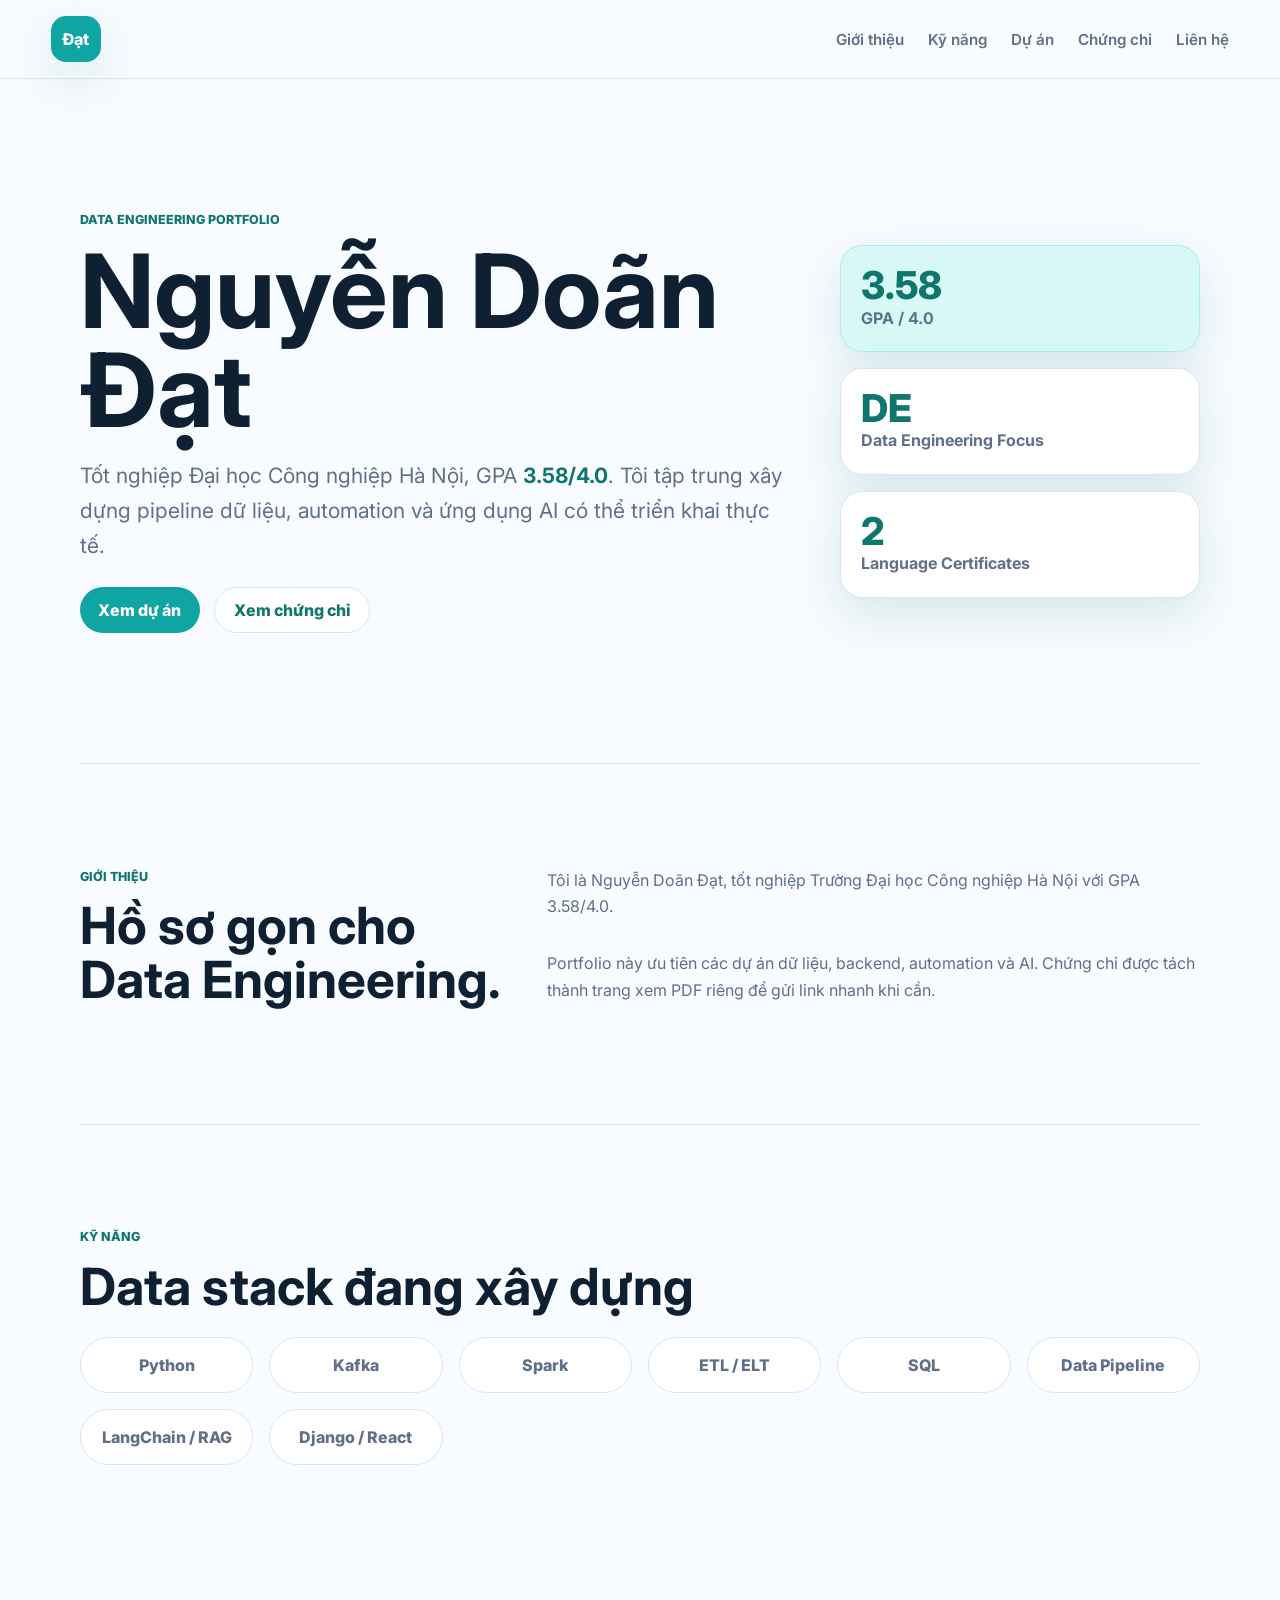
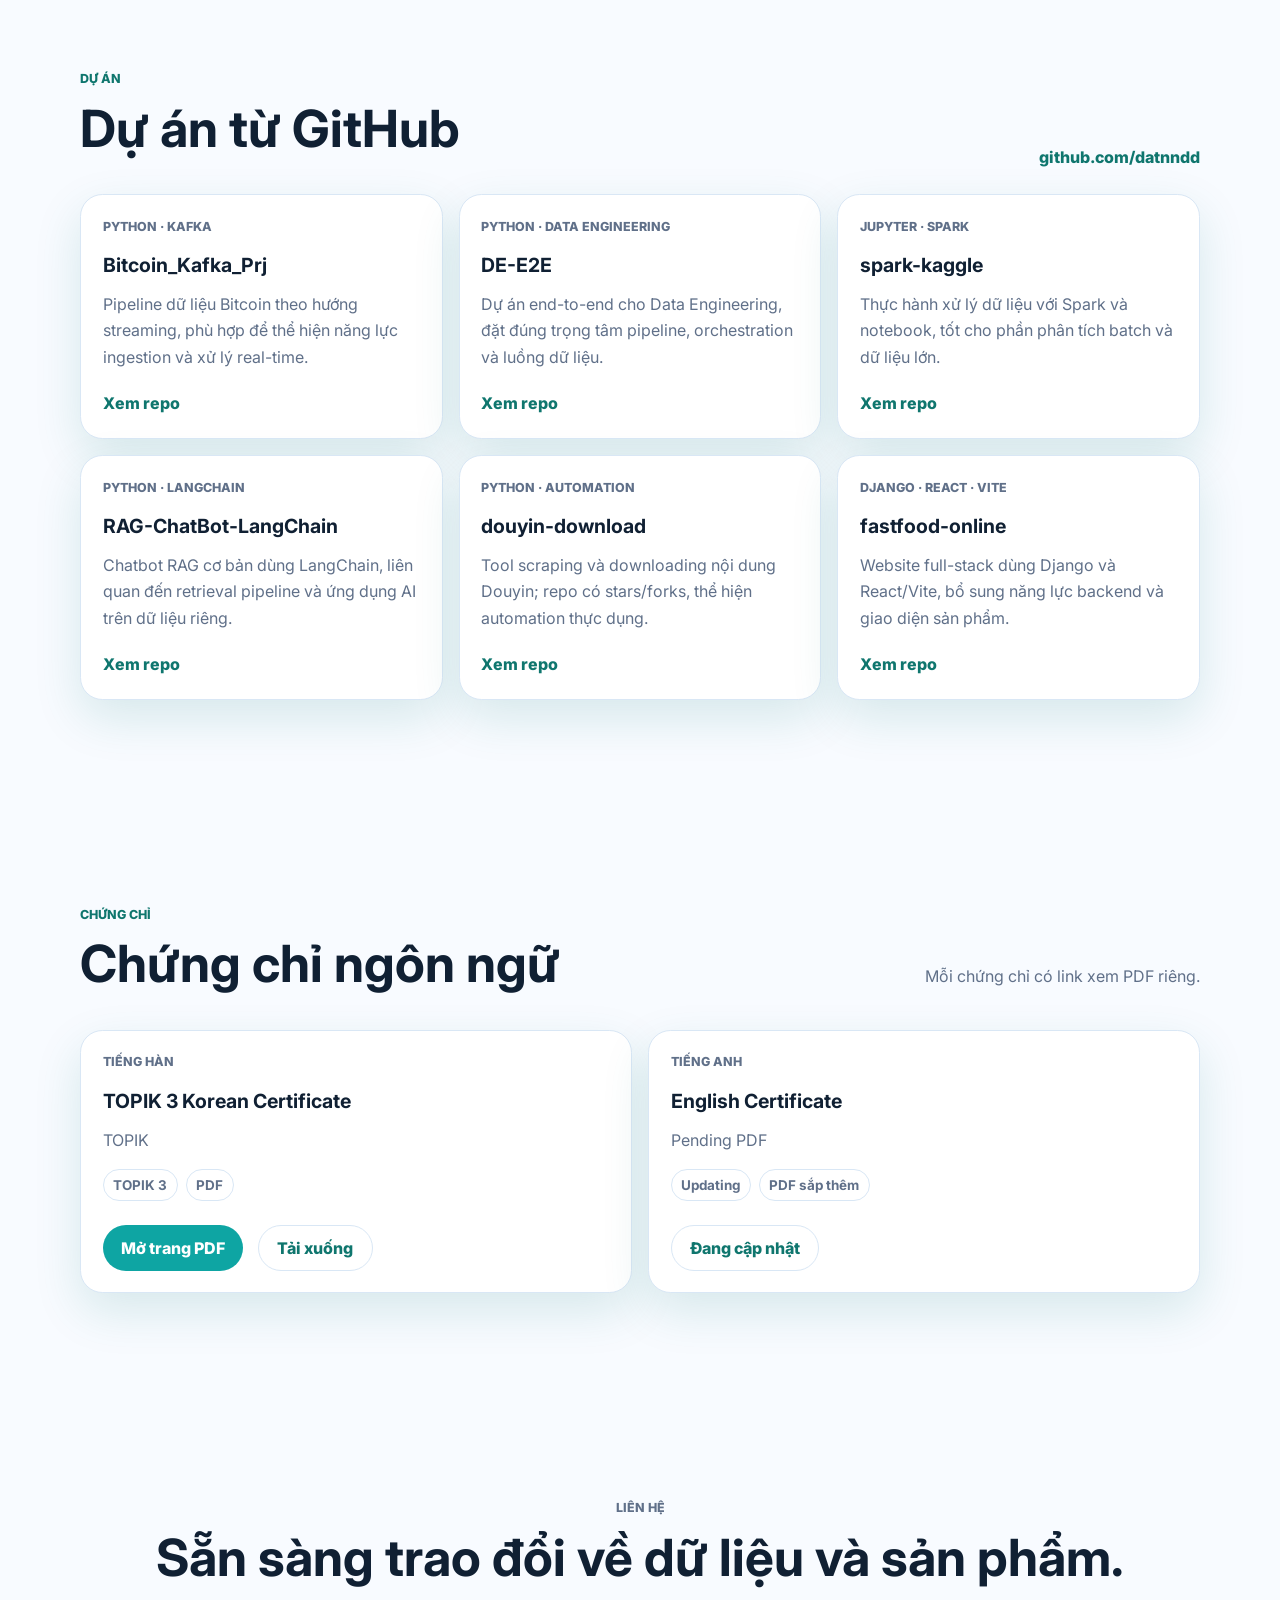
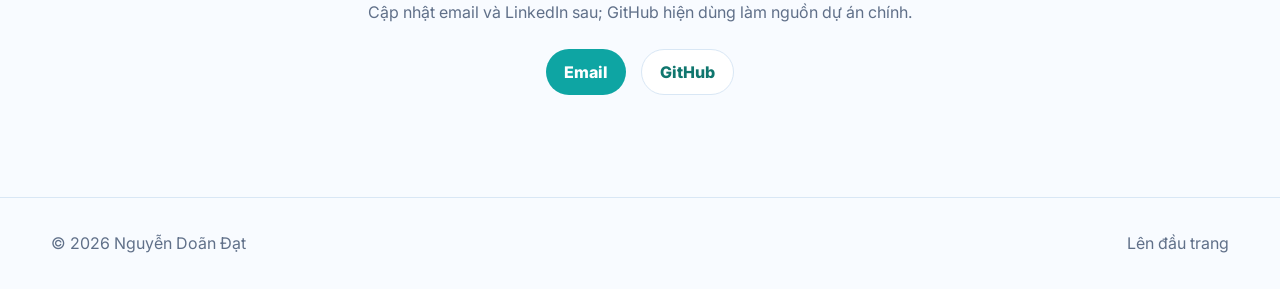
<file: index.html>
<!doctype html>
<html lang="vi">
  <head>
    <meta charset="utf-8" />
    <meta name="viewport" content="width=device-width, initial-scale=1" />
    <meta name="description" content="Portfolio của Nguyễn Doãn Đạt: Data Engineering, dự án dữ liệu, kỹ năng và chứng chỉ ngôn ngữ." />
    <meta property="og:title" content="Nguyễn Doãn Đạt | Data Engineering Portfolio" />
    <meta property="og:description" content="Portfolio Data Engineering, dự án dữ liệu và chứng chỉ ngôn ngữ." />
    <meta property="og:type" content="website" />
    <title>Nguyễn Doãn Đạt | Data Engineering Portfolio</title>
    <link rel="preconnect" href="https://fonts.googleapis.com" />
    <link rel="preconnect" href="https://fonts.gstatic.com" crossorigin />
    <link href="https://fonts.googleapis.com/css2?family=Inter:wght@400;500;600;700;800&display=swap" rel="stylesheet" />
    <link rel="icon" href="favicon.svg" type="image/svg+xml" />
    <link rel="stylesheet" href="assets/css/styles.css" />
  </head>
  <body>
    <header class="site-header">
      <a class="brand" href="#top" aria-label="Về đầu trang">Đạt</a>
      <nav class="nav" aria-label="Điều hướng chính">
        <a href="#about">Giới thiệu</a>
        <a href="#skills">Kỹ năng</a>
        <a href="#projects">Dự án</a>
        <a href="#certificates">Chứng chỉ</a>
        <a href="#contact">Liên hệ</a>
      </nav>
    </header>

    <main id="top">
      <section class="hero section">
        <div class="hero-copy">
          <p class="eyebrow">Data Engineering Portfolio</p>
          <h1>Nguyễn Doãn Đạt</h1>
          <p class="hero-text">Tốt nghiệp Đại học Công nghiệp Hà Nội, GPA <strong>3.58/4.0</strong>. Tôi tập trung xây dựng pipeline dữ liệu, automation và ứng dụng AI có thể triển khai thực tế.</p>
          <div class="hero-actions">
            <a class="button primary" href="#projects">Xem dự án</a>
            <a class="button ghost" href="#certificates">Xem chứng chỉ</a>
          </div>
        </div>
        <aside class="metric-panel" aria-label="Thông tin nhanh">
          <div class="metric-card accent-card">
            <span class="metric-value">3.58</span>
            <span class="metric-label">GPA / 4.0</span>
          </div>
          <div class="metric-card">
            <span class="metric-value">DE</span>
            <span class="metric-label">Data Engineering Focus</span>
          </div>
          <div class="metric-card">
            <span class="metric-value">2</span>
            <span class="metric-label">Language Certificates</span>
          </div>
        </aside>
      </section>

      <section id="about" class="section split-section">
        <div>
          <p class="eyebrow">Giới thiệu</p>
          <h2>Hồ sơ gọn cho Data Engineering.</h2>
        </div>
        <div class="copy-stack">
          <p>Tôi là Nguyễn Doãn Đạt, tốt nghiệp Trường Đại học Công nghiệp Hà Nội với GPA 3.58/4.0.</p>
          <p>Portfolio này ưu tiên các dự án dữ liệu, backend, automation và AI. Chứng chỉ được tách thành trang xem PDF riêng để gửi link nhanh khi cần.</p>
        </div>
      </section>

      <section id="skills" class="section">
        <div class="section-heading">
          <p class="eyebrow">Kỹ năng</p>
          <h2>Data stack đang xây dựng</h2>
        </div>
        <div class="tag-grid" aria-label="Danh sách kỹ năng">
          <span>Python</span>
          <span>Kafka</span>
          <span>Spark</span>
          <span>ETL / ELT</span>
          <span>SQL</span>
          <span>Data Pipeline</span>
          <span>LangChain / RAG</span>
          <span>Django / React</span>
        </div>
      </section>

      <section id="projects" class="section">
        <div class="section-heading row-heading">
          <div>
            <p class="eyebrow">Dự án</p>
            <h2>Dự án từ GitHub</h2>
          </div>
          <a class="text-link" href="https://github.com/datnndd" target="_blank" rel="noopener">github.com/datnndd</a>
        </div>
        <div class="card-grid project-grid">
          <article class="card project-card">
            <p class="card-kicker">Python · Kafka</p>
            <h3>Bitcoin_Kafka_Prj</h3>
            <p>Pipeline dữ liệu Bitcoin theo hướng streaming, phù hợp để thể hiện năng lực ingestion và xử lý real-time.</p>
            <a class="text-link" href="https://github.com/datnndd/Bitcoin_Kafka_Prj" target="_blank" rel="noopener">Xem repo</a>
          </article>
          <article class="card project-card">
            <p class="card-kicker">Python · Data Engineering</p>
            <h3>DE-E2E</h3>
            <p>Dự án end-to-end cho Data Engineering, đặt đúng trọng tâm pipeline, orchestration và luồng dữ liệu.</p>
            <a class="text-link" href="https://github.com/datnndd/DE-E2E" target="_blank" rel="noopener">Xem repo</a>
          </article>
          <article class="card project-card">
            <p class="card-kicker">Jupyter · Spark</p>
            <h3>spark-kaggle</h3>
            <p>Thực hành xử lý dữ liệu với Spark và notebook, tốt cho phần phân tích batch và dữ liệu lớn.</p>
            <a class="text-link" href="https://github.com/datnndd/spark-kaggle" target="_blank" rel="noopener">Xem repo</a>
          </article>
          <article class="card project-card">
            <p class="card-kicker">Python · LangChain</p>
            <h3>RAG-ChatBot-LangChain</h3>
            <p>Chatbot RAG cơ bản dùng LangChain, liên quan đến retrieval pipeline và ứng dụng AI trên dữ liệu riêng.</p>
            <a class="text-link" href="https://github.com/datnndd/RAG-ChatBot-LangChain" target="_blank" rel="noopener">Xem repo</a>
          </article>
          <article class="card project-card">
            <p class="card-kicker">Python · Automation</p>
            <h3>douyin-download</h3>
            <p>Tool scraping và downloading nội dung Douyin; repo có stars/forks, thể hiện automation thực dụng.</p>
            <a class="text-link" href="https://github.com/datnndd/douyin-download" target="_blank" rel="noopener">Xem repo</a>
          </article>
          <article class="card project-card">
            <p class="card-kicker">Django · React · Vite</p>
            <h3>fastfood-online</h3>
            <p>Website full-stack dùng Django và React/Vite, bổ sung năng lực backend và giao diện sản phẩm.</p>
            <a class="text-link" href="https://github.com/datnndd/fastfood-online" target="_blank" rel="noopener">Xem repo</a>
          </article>
        </div>
      </section>

      <section id="certificates" class="section">
        <div class="section-heading row-heading">
          <div>
            <p class="eyebrow">Chứng chỉ</p>
            <h2>Chứng chỉ ngôn ngữ</h2>
          </div>
          <p class="hint">Mỗi chứng chỉ có link xem PDF riêng.</p>
        </div>
        <div id="certificate-list" class="card-grid certificate-grid" aria-live="polite">
          <article class="card loading-card">Đang tải chứng chỉ...</article>
        </div>
      </section>

      <section id="contact" class="section contact-section">
        <p class="eyebrow">Liên hệ</p>
        <h2>Sẵn sàng trao đổi về dữ liệu và sản phẩm.</h2>
        <p>Cập nhật email và LinkedIn sau; GitHub hiện dùng làm nguồn dự án chính.</p>
        <div class="hero-actions centered-actions">
          <a class="button primary" href="mailto:your.email@example.com">Email</a>
          <a class="button ghost" href="https://github.com/datnndd" target="_blank" rel="noopener">GitHub</a>
        </div>
      </section>
    </main>

    <footer class="site-footer">
      <span>© <span id="year"></span> Nguyễn Doãn Đạt</span>
      <a href="#top">Lên đầu trang</a>
    </footer>

    <script src="assets/js/certificates.js" defer></script>
  </body>
</html>
</file>
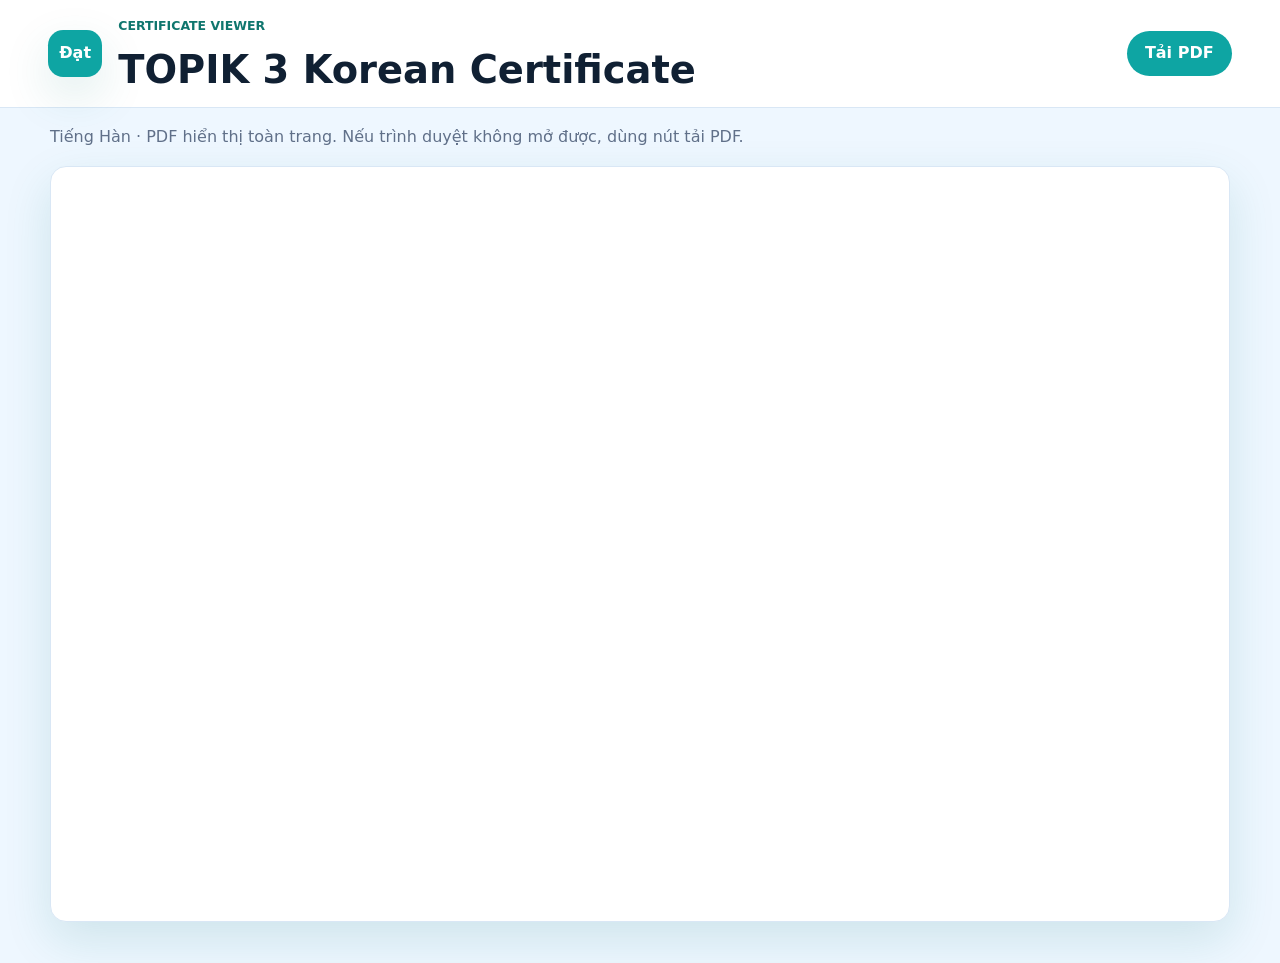
<file: certificate.html>
<!doctype html>
<html lang="vi">
  <head>
    <meta charset="utf-8" />
    <meta name="viewport" content="width=device-width, initial-scale=1" />
    <meta name="description" content="Trang xem chứng chỉ PDF của Nguyễn Doãn Đạt." />
    <title>Certificate Viewer | Nguyễn Doãn Đạt</title>
    <link rel="icon" href="favicon.svg" type="image/svg+xml" />
    <link rel="stylesheet" href="assets/css/styles.css" />
  </head>
  <body class="viewer-body">
    <header class="viewer-header">
      <a class="brand" href="index.html#certificates" aria-label="Quay lại portfolio">Đạt</a>
      <div>
        <p class="eyebrow">Certificate Viewer</p>
        <h1 id="viewer-title">Chứng chỉ</h1>
      </div>
      <a id="download-link" class="button primary" href="index.html#certificates">Tải PDF</a>
    </header>
    <main class="viewer-shell">
      <p id="viewer-status" class="viewer-status">Đang tải PDF...</p>
      <iframe id="pdf-frame" class="pdf-frame" title="Certificate PDF"></iframe>
    </main>
    <script src="assets/js/certificate-viewer.js" defer></script>
  </body>
</html>
</file>
<file: assets/css/styles.css>
:root {
  --bg: #f8fbff;
  --surface: #ffffff;
  --surface-soft: #eef7ff;
  --text: #102033;
  --muted: #607089;
  --line: #d9e7f5;
  --accent: #0ea5a3;
  --accent-dark: #0f766e;
  --accent-soft: #d7f8f5;
  --warning: #f59e0b;
  --shadow: 0 18px 48px rgba(15, 118, 110, 0.14);
  --z-header: 10;
}

* { box-sizing: border-box; }
html { scroll-behavior: smooth; }
body {
  margin: 0;
  background: var(--bg);
  color: var(--text);
  font-family: Inter, system-ui, -apple-system, BlinkMacSystemFont, "Segoe UI", sans-serif;
  line-height: 1.65;
}
a { color: inherit; text-decoration: none; }
strong { color: var(--accent-dark); }
code { border: 1px solid var(--line); border-radius: 0.45rem; background: var(--surface-soft); padding: 0.12rem 0.35rem; }
.site-header { position: sticky; top: 0; z-index: var(--z-header); display: flex; align-items: center; justify-content: space-between; padding: 1rem clamp(1rem, 4vw, 4rem); background: rgba(248, 251, 255, 0.94); border-bottom: 1px solid var(--line); }
.brand { display: grid; place-items: center; min-width: 2.9rem; height: 2.9rem; border-radius: 0.95rem; background: var(--accent); color: white; font-weight: 800; padding: 0 0.7rem; box-shadow: var(--shadow); }
.nav { display: flex; gap: clamp(0.75rem, 2vw, 1.5rem); color: var(--muted); font-size: 0.95rem; font-weight: 600; }
.nav a:hover, .site-footer a:hover, .text-link:hover { color: var(--accent-dark); }
.section { width: min(1120px, calc(100% - 2rem)); margin: 0 auto; padding: clamp(4rem, 8vw, 7rem) 0; }
.hero { display: grid; grid-template-columns: minmax(0, 1fr) 360px; gap: 2rem; align-items: center; min-height: 76dvh; }
.eyebrow, .card-kicker { margin: 0 0 0.75rem; color: var(--accent-dark); font-size: 0.78rem; font-weight: 800; text-transform: uppercase; }
h1, h2, h3, p { margin-top: 0; }
h1 { max-width: 850px; margin-bottom: 1.25rem; font-size: clamp(3rem, 8vw, 6.5rem); line-height: 0.96; }
h2 { margin-bottom: 0.9rem; font-size: clamp(2rem, 4vw, 3.25rem); line-height: 1.05; }
h3 { margin-bottom: 0.6rem; font-size: 1.22rem; }
.hero-text, .copy-stack p, .contact-section > p, .card p, .hint, .viewer-status { color: var(--muted); }
.hero-text { max-width: 720px; font-size: clamp(1.05rem, 2vw, 1.32rem); }
.hero-actions { display: flex; flex-wrap: wrap; gap: 0.9rem; margin-top: 1.5rem; }
.centered-actions { justify-content: center; }
.button { display: inline-flex; align-items: center; justify-content: center; min-height: 2.85rem; border-radius: 999px; padding: 0 1.15rem; font-weight: 800; transition: transform 160ms ease, border-color 160ms ease, background 160ms ease; }
.button:hover { transform: translateY(-2px); }
.primary { background: var(--accent); color: white; }
.ghost { border: 1px solid var(--line); background: var(--surface); color: var(--accent-dark); }
.text-link { color: var(--accent-dark); font-weight: 800; }
.metric-panel { display: grid; gap: 1rem; }
.metric-card, .card { border: 1px solid var(--line); border-radius: 1.4rem; background: var(--surface); box-shadow: var(--shadow); }
.metric-card { padding: 1.25rem; }
.accent-card { background: var(--accent-soft); border-color: #a8ede7; }
.metric-value { display: block; color: var(--accent-dark); font-size: 2.4rem; font-weight: 800; line-height: 1; }
.metric-label { color: var(--muted); font-weight: 700; }
.split-section { display: grid; grid-template-columns: 0.8fr 1.2fr; gap: 2rem; border-top: 1px solid var(--line); border-bottom: 1px solid var(--line); }
.copy-stack { display: grid; gap: 0.8rem; }
.section-heading { margin-bottom: 1.5rem; }
.row-heading { display: flex; align-items: end; justify-content: space-between; gap: 1rem; }
.tag-grid, .card-grid { display: grid; gap: 1rem; }
.tag-grid { grid-template-columns: repeat(auto-fit, minmax(150px, 1fr)); }
.tag-grid span { border: 1px solid var(--line); border-radius: 999px; background: var(--surface); padding: 0.85rem 1rem; color: var(--muted); font-weight: 800; text-align: center; }
.card-grid { grid-template-columns: repeat(auto-fit, minmax(260px, 1fr)); }
.project-grid { grid-template-columns: repeat(auto-fit, minmax(300px, 1fr)); }
.card { padding: 1.35rem; }
.project-card { display: flex; min-height: 245px; flex-direction: column; }
.project-card .text-link { margin-top: auto; }
.loading-card { background: var(--surface-soft); }
.certificate-meta { display: flex; flex-wrap: wrap; gap: 0.5rem; margin: 1rem 0 1.2rem; }
.certificate-meta span { border: 1px solid var(--line); border-radius: 999px; padding: 0.25rem 0.6rem; color: var(--muted); font-size: 0.84rem; font-weight: 700; }
.contact-section { text-align: center; }
.site-footer { display: flex; justify-content: space-between; gap: 1rem; padding: 2rem clamp(1rem, 4vw, 4rem); border-top: 1px solid var(--line); color: var(--muted); }
.viewer-body { min-height: 100dvh; background: var(--surface-soft); }
.viewer-header { display: grid; grid-template-columns: auto minmax(0, 1fr) auto; gap: 1rem; align-items: center; padding: 1rem clamp(1rem, 4vw, 3rem); background: var(--surface); border-bottom: 1px solid var(--line); }
.viewer-header h1 { margin: 0; font-size: clamp(1.4rem, 4vw, 2.4rem); line-height: 1.1; }
.viewer-shell { width: min(1180px, calc(100% - 2rem)); margin: 1rem auto 2rem; }
.viewer-status { margin-bottom: 1rem; }
.pdf-frame { width: 100%; height: calc(100dvh - 9rem); border: 1px solid var(--line); border-radius: 1rem; background: var(--surface); box-shadow: var(--shadow); }
@media (max-width: 760px) {
  .site-header, .site-footer, .row-heading, .viewer-header { align-items: flex-start; grid-template-columns: 1fr; flex-direction: column; }
  .nav { width: 100%; overflow-x: auto; padding-bottom: 0.25rem; }
  .hero, .split-section { grid-template-columns: 1fr; }
  .hero { min-height: auto; }
  .pdf-frame { height: 70dvh; }
}
</file>
